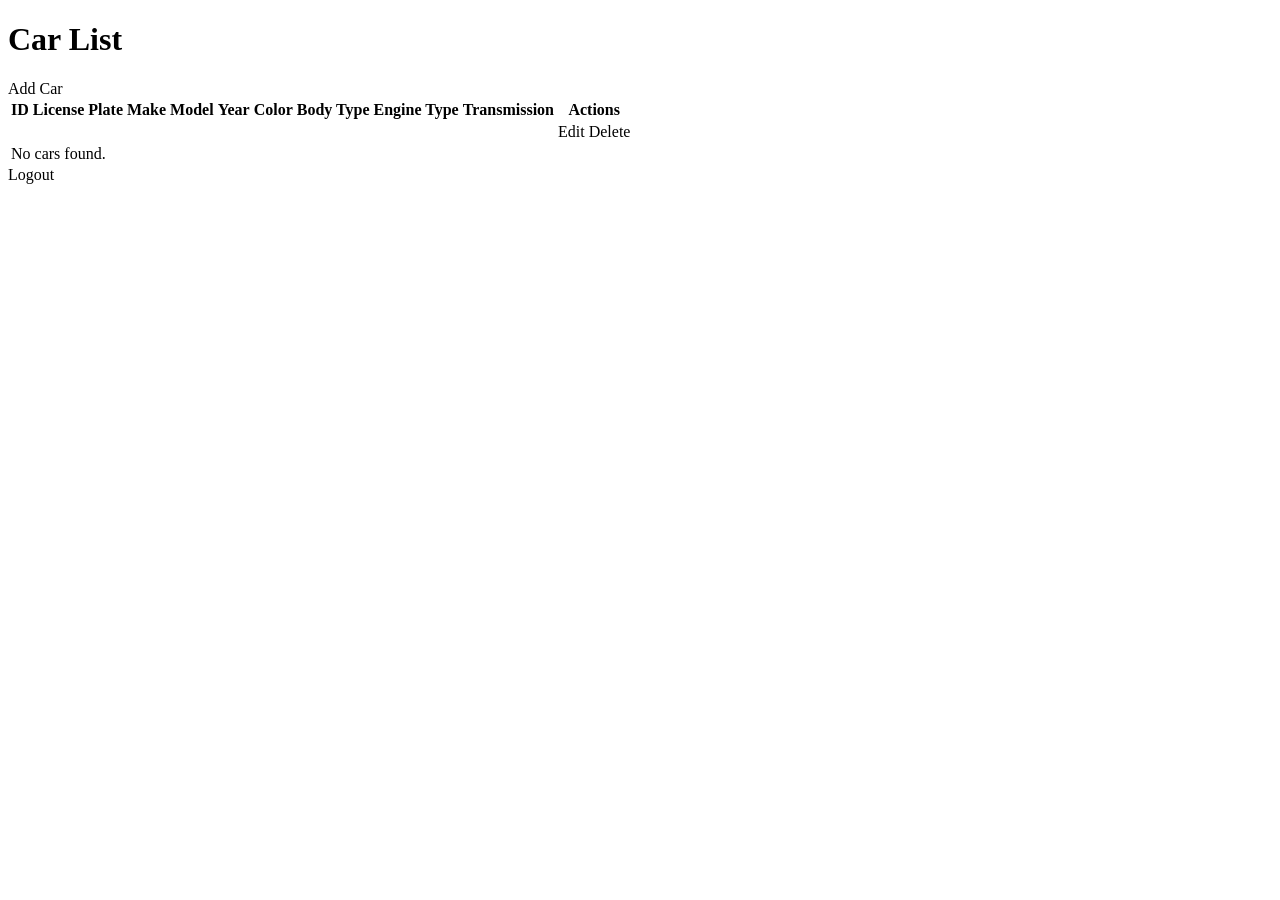
<file: src/main/resources/templates/index.html>
<!DOCTYPE html>
<html lang="en" xmlns:th="http://www.thymeleaf.org">
<head>
    <meta charset="UTF-8">
    <meta name="viewport" content="width=device-width, initial-scale=1.0">
    <title>Cars</title>
    <link rel="stylesheet" th:href="@{/css/style.css}">
</head>
<body>
<main>
    <div class="top-bar">
        <h1>Car List</h1>

        <!-- Add new car -->
        <a th:href="@{/create}" class="btn add-btn">Add Car</a>
    </div>

    <div class="table-container">
        <table>
            <thead>
            <tr>
                <th>ID</th> <!-- Changed from ID to UI counter -->
                <th>License Plate</th>
                <th>Make</th>
                <th>Model</th>
                <th>Year</th>
                <th>Color</th>
                <th>Body Type</th>
                <th>Engine Type</th>
                <th>Transmission</th>
                <th>Actions</th>
            </tr>
            </thead>
            <tbody>
            <tr th:each="car, stat : ${cars}">
                <!-- Continuous numbering -->
                <td th:text="${stat.index + 1}"></td>

                <td th:text="${car.licensePlateNumber}"></td>
                <td th:text="${car.make}"></td>
                <td th:text="${car.model}"></td>
                <td th:text="${car.year}"></td>
                <td th:text="${car.color}"></td>
                <td th:text="${car.bodyType}"></td>
                <td th:text="${car.engineType}"></td>
                <td th:text="${car.transmission}"></td>
                <td>
                    <a th:href="@{/edit(id=${car.id})}" class="btn edit">Edit</a>
                    <a th:href="@{/delete(id=${car.id})}" class="btn delete"
                       onclick="return confirm('Are you sure you want to delete this car?');">
                        Delete
                    </a>
                </td>
            </tr>
            <tr th:if="${#lists.isEmpty(cars)}">
                <td colspan="10">No cars found.</td>
            </tr>
            </tbody>
        </table>
    </div>
    <a th:href="@{/login?logout}" class="logout-btn">Logout</a>
</main>
</body>
</html>
</file>
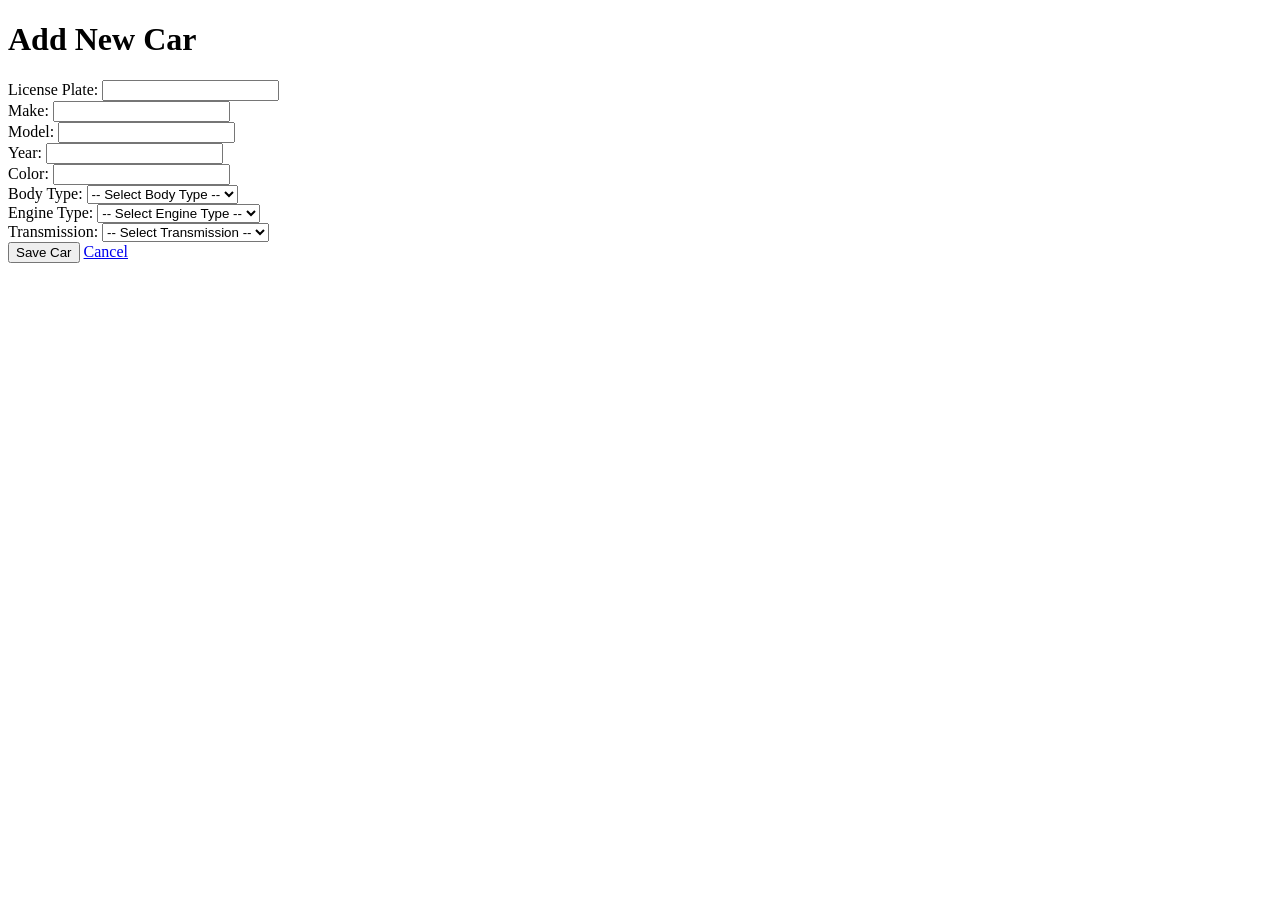
<file: src/main/resources/templates/create.html>
<!DOCTYPE html>
<html lang="en" xmlns:th="http://www.thymeleaf.org">
<head>
    <meta charset="UTF-8">
    <meta name="viewport" content="width=device-width, initial-scale=1.0">
    <title>Add Car</title>
    <link rel="stylesheet" th:href="@{/css/create.css}">
</head>
<body>

<form th:action="@{/save}" th:object="${car}" method="post">
    <h1>Add New Car</h1>

    <label for="licensePlateNumber">License Plate:</label>
    <input id="licensePlateNumber" type="text" th:field="*{licensePlateNumber}"/>
    <div th:if="${#fields.hasErrors('licensePlateNumber')}" th:errors="*{licensePlateNumber}"></div>

    <label for="make">Make:</label>
    <input id="make" type="text" th:field="*{make}"/>
    <div th:if="${#fields.hasErrors('make')}" th:errors="*{make}"></div>

    <label for="model">Model:</label>
    <input id="model" type="text" th:field="*{model}"/>
    <div th:if="${#fields.hasErrors('model')}" th:errors="*{model}"></div>

    <label for="year">Year:</label>
    <input id="year" type="number" th:field="*{year}"/>
    <div th:if="${#fields.hasErrors('year')}" th:errors="*{year}"></div>

    <label for="color">Color:</label>
    <input id="color" type="text" th:field="*{color}"/>
    <div th:if="${#fields.hasErrors('color')}" th:errors="*{color}"></div>

    <label for="bodyType">Body Type:</label>
    <select id="bodyType" th:field="*{bodyType}">
        <option value="" disabled selected>-- Select Body Type --</option>
        <option value="Sedan">Sedan</option>
        <option value="SUV">SUV</option>
        <option value="Hatchback">Hatchback</option>
        <option value="Pickup">Pickup</option>
        <option value="Coupe">Coupe</option>
        <option value="Convertible">Convertible</option>
    </select>
    <div th:if="${#fields.hasErrors('bodyType')}" th:errors="*{bodyType}"></div>

    <label for="engineType">Engine Type:</label>
    <select id="engineType" th:field="*{engineType}">
        <option value="" disabled selected>-- Select Engine Type --</option>
        <option value="Gasoline">Gasoline</option>
        <option value="Diesel">Diesel</option>
        <option value="Electric">Electric</option>
        <option value="Hybrid">Hybrid</option>
    </select>
    <div th:if="${#fields.hasErrors('engineType')}" th:errors="*{engineType}"></div>

    <label for="transmission">Transmission:</label>
    <select id="transmission" th:field="*{transmission}">
        <option value="" disabled selected>-- Select Transmission --</option>
        <option value="Automatic">Automatic</option>
        <option value="Manual">Manual</option>
    </select>
    <div th:if="${#fields.hasErrors('transmission')}" th:errors="*{transmission}"></div>

    <button type="submit">Save Car</button>
    <a href="/">Cancel</a>
</form>

</body>
</html>
</file>
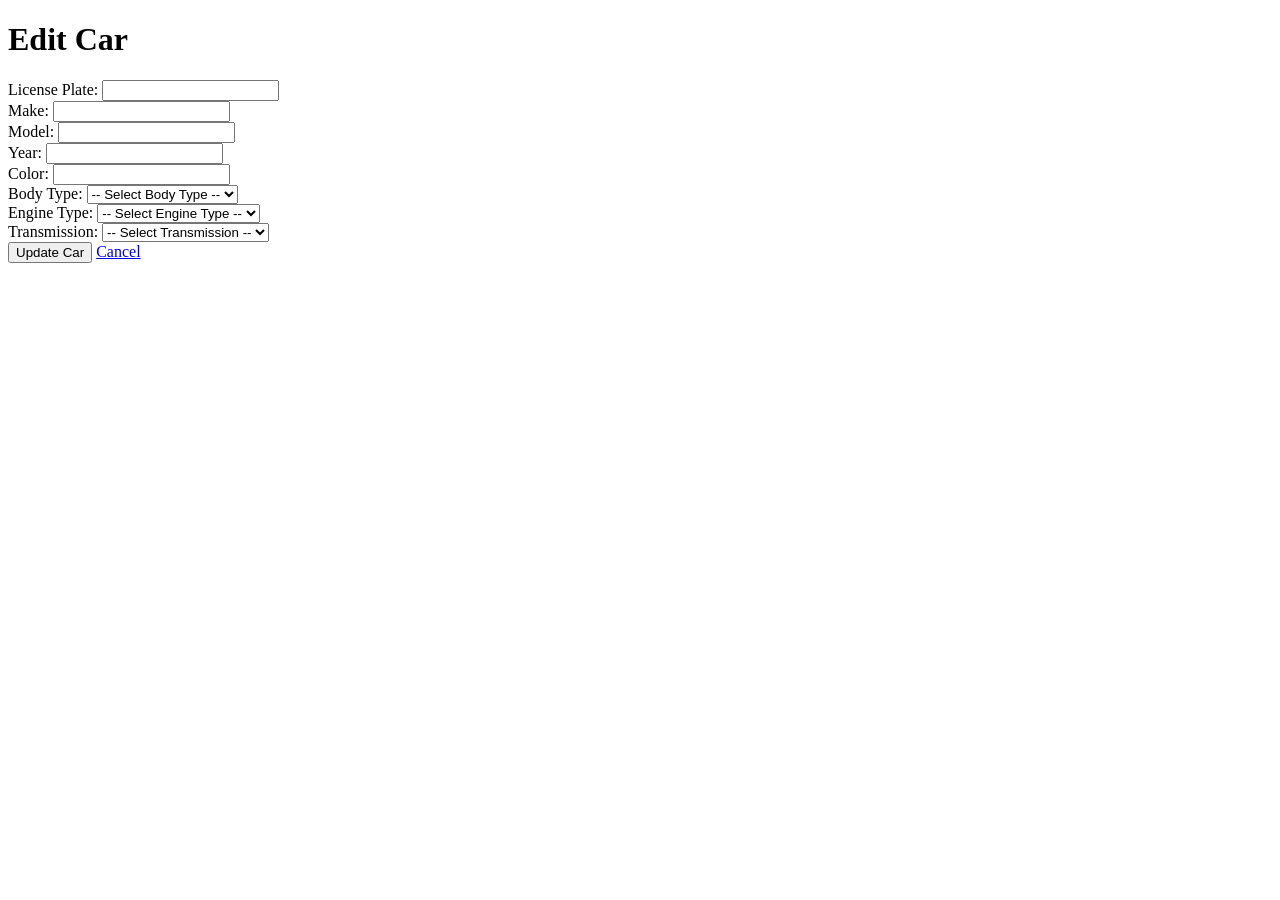
<file: src/main/resources/templates/edit.html>
<!DOCTYPE html>
<html lang="en" xmlns:th="http://www.thymeleaf.org">
<head>
    <meta charset="UTF-8">
    <meta name="viewport" content="width=device-width, initial-scale=1.0">
    <title>Edit Car</title>
    <link rel="stylesheet" th:href="@{/css/create.css}">
</head>

<body>
<form th:action="@{/update}" th:object="${car}" method="post">
    <h1>Edit Car</h1>
    <input type="hidden" th:field="*{id}"/>

    <label for="licensePlateNumber">License Plate:</label>
    <input id="licensePlateNumber" type="text" th:field="*{licensePlateNumber}"/>
    <div th:if="${#fields.hasErrors('licensePlateNumber')}" th:errors="*{licensePlateNumber}"></div>

    <label for="make">Make:</label>
    <input id="make" type="text" th:field="*{make}"/>
    <div th:if="${#fields.hasErrors('make')}" th:errors="*{make}"></div>

    <label for="model">Model:</label>
    <input id="model" type="text" th:field="*{model}"/>
    <div th:if="${#fields.hasErrors('model')}" th:errors="*{model}"></div>

    <label for="year">Year:</label>
    <input id="year" type="number" th:field="*{year}"/>
    <div th:if="${#fields.hasErrors('year')}" th:errors="*{year}"></div>

    <label for="color">Color:</label>
    <input id="color" type="text" th:field="*{color}"/>
    <div th:if="${#fields.hasErrors('color')}" th:errors="*{color}"></div>

    <label for="bodyType">Body Type:</label>
    <select id="bodyType" th:field="*{bodyType}">
        <option value="" disabled selected>-- Select Body Type --</option>
        <option value="Sedan">Sedan</option>
        <option value="SUV">SUV</option>
        <option value="Hatchback">Hatchback</option>
        <option value="Pickup">Pickup</option>
        <option value="Coupe">Coupe</option>
        <option value="Convertible">Convertible</option>
    </select>
    <div th:if="${#fields.hasErrors('bodyType')}" th:errors="*{bodyType}"></div>

    <label for="engineType">Engine Type:</label>
    <select id="engineType" th:field="*{engineType}">
        <option value="" disabled selected>-- Select Engine Type --</option>
        <option value="Gasoline">Gasoline</option>
        <option value="Diesel">Diesel</option>
        <option value="Electric">Electric</option>
        <option value="Hybrid">Hybrid</option>
    </select>
    <div th:if="${#fields.hasErrors('engineType')}" th:errors="*{engineType}"></div>

    <label for="transmission">Transmission:</label>
    <select id="transmission" th:field="*{transmission}">
        <option value="" disabled selected>-- Select Transmission --</option>
        <option value="Automatic">Automatic</option>
        <option value="Manual">Manual</option>
    </select>
    <div th:if="${#fields.hasErrors('transmission')}" th:errors="*{transmission}"></div>

    <button type="submit">Update Car</button>
    <a href="/">Cancel</a>
</form>
</body>
</html>
</file>
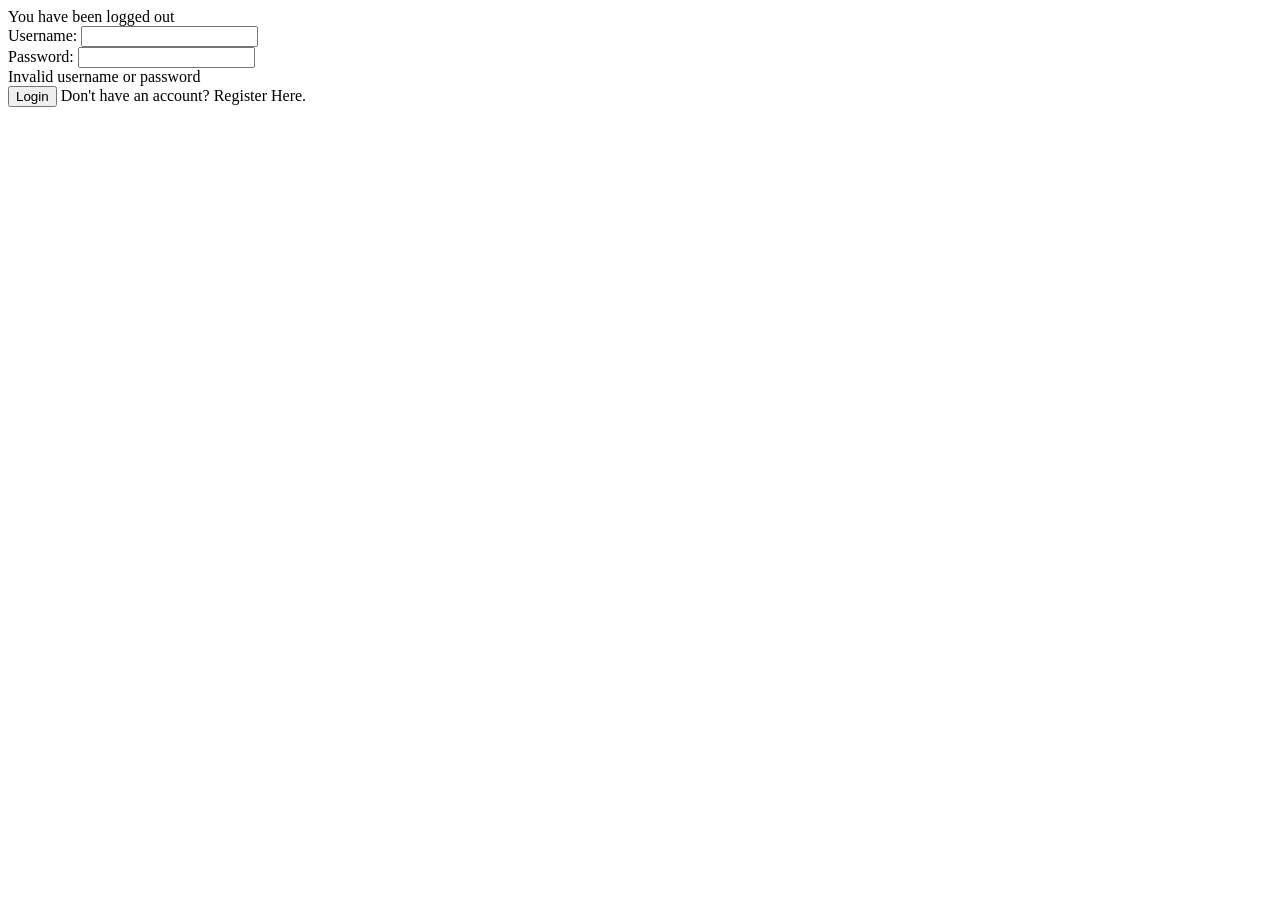
<file: src/main/resources/templates/login.html>
<!DOCTYPE html>
<html lang="en" xmlns:th="http://www.w3.org/1999/xhtml">
<head>
    <meta charset="UTF-8">
    <title>Login</title>
    <link rel="stylesheet" th:href="@{/css/login.css}">
</head>
<body>
<form th:action="@{/login}" method="post">
    <div th:if="${param.logout}">
        You have been logged out
    </div>
    <div>
        <label>Username:</label>
        <input type="text" name="username" required />
    </div>
    <div>
        <label>Password:</label>
        <input type="password" name="password" required />
    </div>
    <div th:if="${param.error}">
        Invalid username or password
    </div>
    <button type="submit">Login</button>
    <a th:href="@{/register}">Don't have an account? Register Here.</a>
</form>
</body>
</html>
</file>
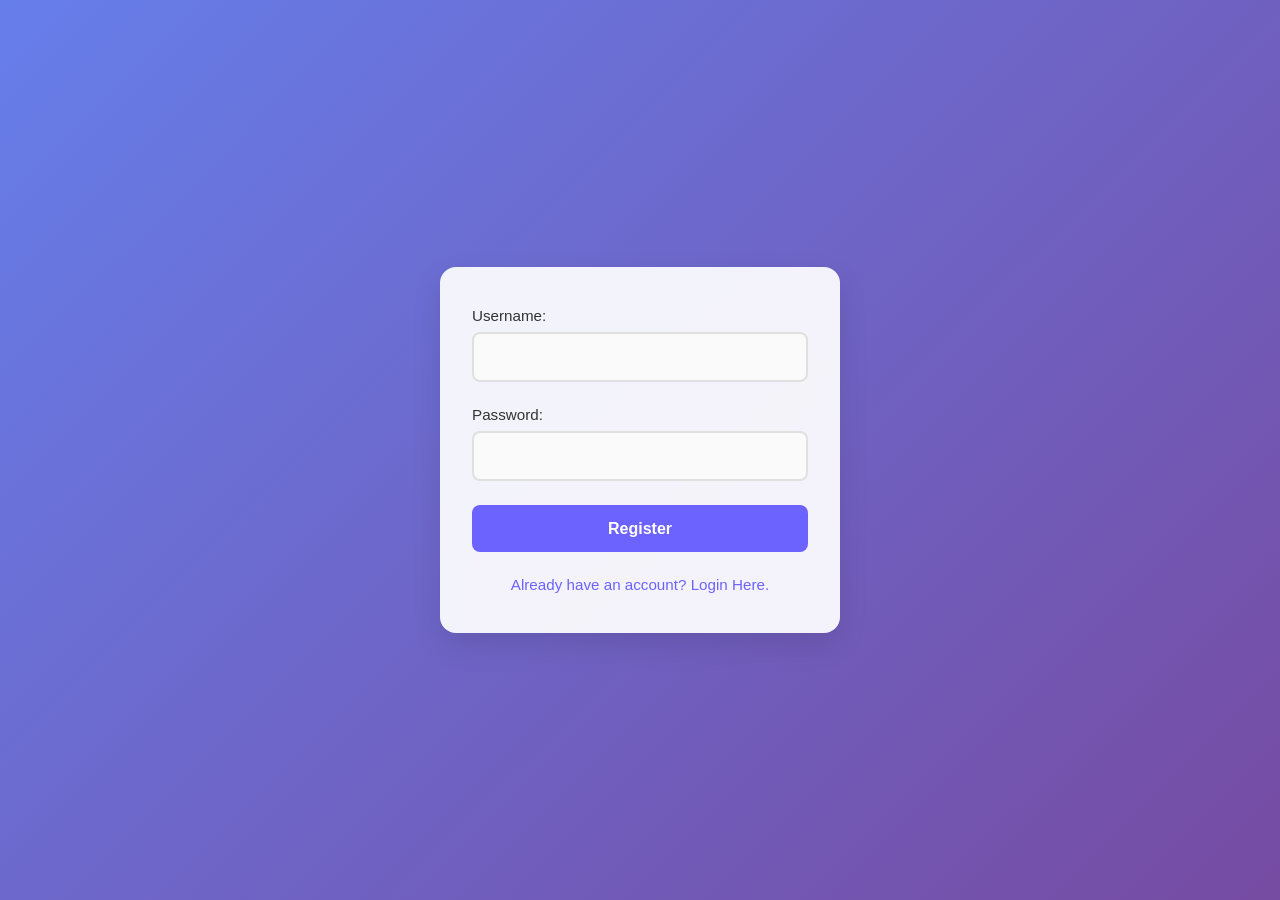
<file: src/main/resources/templates/register.html>
<!DOCTYPE html>
<html lang="en" xmlns:th="http://www.w3.org/1999/xhtml">
<head>
    <meta charset="UTF-8">
    <title>Register</title>
    <style>
        /* === Reset and Base === */
        *,
        *::before,
        *::after {
            margin: 0;
            padding: 0;
            box-sizing: border-box;
        }

        html {
            font-size: 16px;
            scroll-behavior: smooth;
        }

        body {
            font-family: 'Segoe UI', Tahoma, Geneva, Verdana, sans-serif;
            background: linear-gradient(135deg, #667eea 0%, #764ba2 100%);
            min-height: 100vh;
            display: flex;
            justify-content: center;
            align-items: center;
            padding: 1rem;
            color: #333;
        }

        /* === Form Container === */
        form {
            background-color: rgba(255, 255, 255, 0.92);
            backdrop-filter: blur(10px);
            border-radius: 1rem;
            box-shadow: 0 12px 30px rgba(0, 0, 0, 0.1);
            padding: 2.5rem 2rem;
            width: 100%;
            max-width: 400px;
            text-align: center;
            animation: fadeIn 0.6s ease-out;
            transition: transform 0.3s ease;
        }

        form:hover {
            transform: translateY(-5px);
        }

        form h2 {
            font-size: 1.75rem;
            font-weight: 600;
            margin-bottom: 1.5rem;
            color: #2c2c2c;
            text-shadow: 1px 1px 4px rgba(0, 0, 0, 0.15);
        }

        /* === Input Groups === */
        form div {
            margin-bottom: 1.5rem;
            text-align: left;
        }

        label {
            font-size: 0.95rem;
            font-weight: 500;
            margin-bottom: 0.5rem;
            display: inline-block;
        }

        input[type="text"],
        input[type="password"] {
            width: 100%;
            padding: 0.875rem 1rem;
            font-size: 1rem;
            border: 2px solid #e0e0e0;
            border-radius: 0.5rem;
            background-color: #fafafa;
            transition: border-color 0.3s ease, box-shadow 0.3s ease;
        }

        input[type="text"]:focus,
        input[type="password"]:focus {
            border-color: #6c63ff;
            box-shadow: 0 0 10px rgba(108, 99, 255, 0.25);
            outline: none;
        }

        /* === Button === */
        button {
            width: 100%;
            padding: 0.9rem;
            background-color: #6c63ff;
            color: white;
            font-size: 1rem;
            font-weight: 600;
            border: none;
            border-radius: 0.5rem;
            cursor: pointer;
            transition: background-color 0.3s ease, transform 0.2s ease;
        }

        button:hover {
            background-color: #5a52e3;
            transform: translateY(-2px);
        }

        button:focus {
            outline: 3px solid #6c63ff;
            outline-offset: 2px;
        }

        /* === Feedback Messages === */
        div[th\\:if] {
            margin-top: 1rem;
            font-size: 0.95rem;
            font-weight: 500;
            text-align: center;
            padding: 0.75rem;
            border-radius: 0.4rem;
        }

        div[th\\:if]:nth-of-type(1) {
            color: #d93025;
            background-color: #ffe6e6;
        }

        div[th\\:if]:nth-of-type(2) {
            color: #0f9d58;
            background-color: #e6fff3;
        }

        /* === Link === */
        a {
            display: block;
            margin-top: 1.5rem;
            color: #6c63ff;
            text-decoration: none;
            font-size: 0.95rem;
            font-weight: 500;
            transition: color 0.3s ease;
        }

        a:hover {
            color: #4a43d4;
            text-decoration: underline;
        }

        /* === Animation === */
        @keyframes fadeIn {
            from {
                opacity: 0;
                transform: translateY(20px);
            }
            to {
                opacity: 1;
                transform: translateY(0);
            }
        }

        /* === Responsive === */
        @media (max-width: 768px) {
            form {
                padding: 2rem 1.5rem;
            }

            input[type="text"],
            input[type="password"],
            button {
                font-size: 0.95rem;
            }

            label {
                font-size: 0.9rem;
            }

            a {
                font-size: 0.9rem;
            }
        }

        @media (max-width: 480px) {
            form {
                padding: 1.75rem 1rem;
            }

            button {
                padding: 0.85rem;
                font-size: 0.9rem;
            }

            label {
                font-size: 0.85rem;
            }

            a {
                font-size: 0.85rem;
            }
        }

        /* === Accessibility: Reduced Motion === */
        @media (prefers-reduced-motion: reduce) {
            *, *::before, *::after {
                animation: none !important;
                transition: none !important;
            }
        }
    </style>
</head>
<body>
<form th:action="@{/register}" method="post">
    <div>
        <label>Username:</label>
        <input type="text" name="username"/>
    </div>
    <div>
        <label>Password:</label>
        <input type="password" name="password"/>
    </div>
    <button type="submit">Register</button>
    <a th:href="@{/login}">Already have an account? Login Here.</a>
</form>
</body>
</html>
</file>
